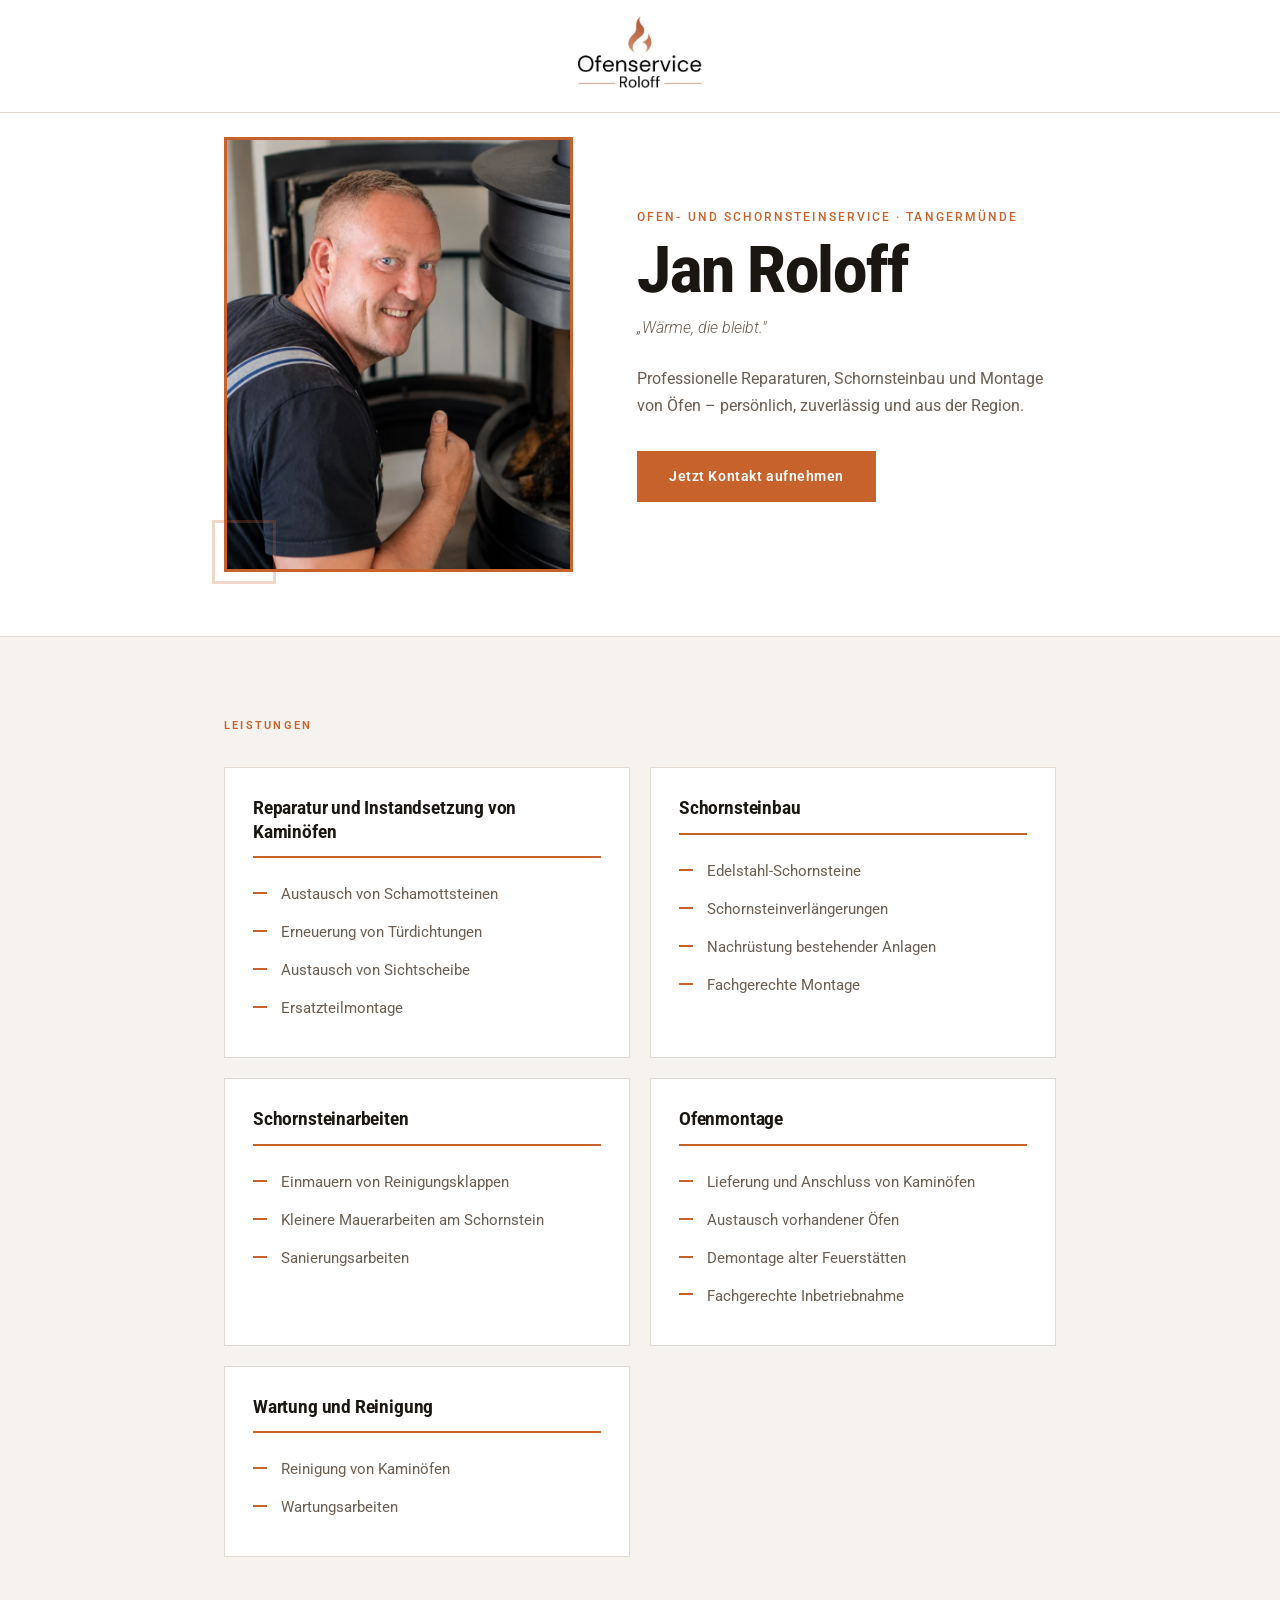
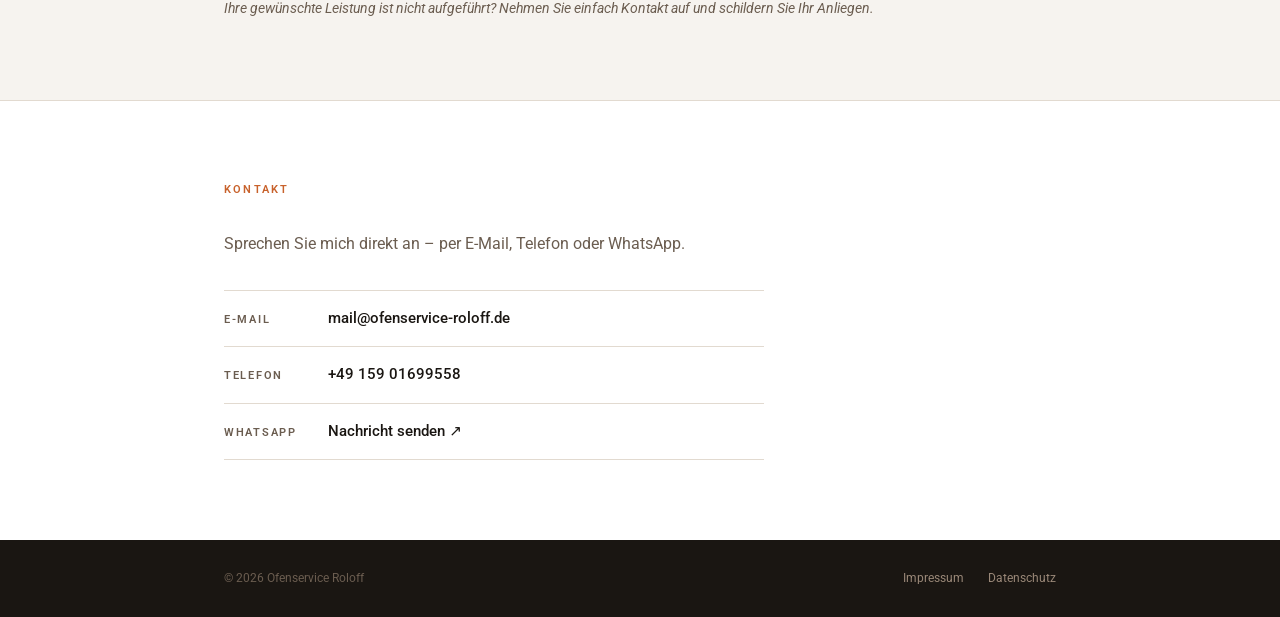
<file: index.html>
<!DOCTYPE html>
<html lang="de">
<head>
  <meta charset="UTF-8">
  <meta name="viewport" content="width=device-width, initial-scale=1.0">

  <!-- Favicons -->
  <link rel="icon" href="/favicon.ico" sizes="any">
  <link rel="icon" type="image/png" sizes="32x32" href="/favicon-32x32.png">
  <link rel="icon" type="image/png" sizes="16x16" href="/favicon-16x16.png">
  <link rel="icon" type="image/webp" href="/favicon.webp">
  <link rel="apple-touch-icon" sizes="180x180" href="/apple-touch-icon.png">
  <link rel="manifest" href="/site.webmanifest">
  <title>Ofenservice Roloff – Ofen- und Schornsteinservice in Tangermünde</title>
  <meta name="description" content="Ofenservice Roloff in Tangermünde: Reparaturen, Edelstahl-Schornsteinbau, Reinigungsarbeiten, Anschluss und Montage von Öfen. Jetzt Kontakt aufnehmen.">
  <meta name="keywords" content="Ofenservice, Ofenbauer, Schornsteinbau, Edelstahlschornstein, Ofenreparatur, Luftheizungsreparatur, Luftheizungsreinigung, Tangermünde, Altmark, Sachsen-Anhalt">
  <meta name="author" content="Jan Roloff">
  <meta name="robots" content="index, follow">
  <meta name="theme-color" content="#C8622C">
  <meta name="geo.region" content="DE-ST">
  <meta name="geo.placename" content="Tangermünde">
  <meta name="geo.position" content="52.5433;11.9726">
  <meta name="ICBM" content="52.5433, 11.9726">
  <link rel="canonical" href="https://ofenservice-roloff.de/">

  <!-- Open Graph / Social Media -->
  <meta property="og:type" content="website">
  <meta property="og:site_name" content="Ofenservice Roloff">
  <meta property="og:url" content="https://ofenservice-roloff.de/">
  <meta property="og:title" content="Ofenservice Roloff – Ofen- und Schornsteinservice in Tangermünde">
  <meta property="og:description" content="Ofenservice Roloff in Tangermünde: Reparaturen, Edelstahl-Schornsteinbau, Reinigungsarbeiten, Anschluss und Montage von Öfen.">
  <meta property="og:locale" content="de_DE">
  <meta property="og:image" content="https://ofenservice-roloff.de/og-image.jpg">
  <meta property="og:image:type" content="image/jpeg">
  <meta property="og:image:width" content="1200">
  <meta property="og:image:height" content="630">
  <meta property="og:image:alt" content="Ofenservice Roloff – Logo">
  <meta name="twitter:card" content="summary_large_image">
  <meta name="twitter:title" content="Ofenservice Roloff – Ofen- und Schornsteinservice in Tangermünde">
  <meta name="twitter:description" content="Reparaturen, Edelstahl-Schornsteinbau, Reinigungsarbeiten, Anschluss und Montage von Öfen in Tangermünde.">
  <meta name="twitter:image" content="https://ofenservice-roloff.de/og-image.jpg">
  <meta name="twitter:image:alt" content="Ofenservice Roloff – Logo">

  <link rel="preload" href="fonts/Roboto-VariableFont_wdth,wght.woff2" as="font" type="font/woff2" crossorigin>
  <link rel="preload" href="portrait.webp" as="image" imagesrcset="portrait-760.webp 760w, portrait.webp 1122w" imagesizes="(max-width: 680px) 100vw, 380px">
  <link rel="stylesheet" href="style.css">

  <!-- Schema.org structured data (LocalBusiness) -->
  <script type="application/ld+json">
  {
    "@context": "https://schema.org",
    "@type": "HomeAndConstructionBusiness",
    "@id": "https://ofenservice-roloff.de/#business",
    "name": "Ofenservice Roloff",
    "legalName": "Ofenservice Roloff – Jan Roloff",
    "description": "Ofen- und Schornsteinservice in Tangermünde: Ofenreparatur, Edelstahl-Schornsteinbau, Reinigungsarbeiten, Reinigungsklappen einmauern, Anschluss und Montage von Öfen sowie Reinigung und Reparatur von Luftheizungen.",
    "url": "https://ofenservice-roloff.de/",
    "email": "mail@ofenservice-roloff.de",
    "telephone": "+4915901699558",
    "priceRange": "€€",
    "image": "https://ofenservice-roloff.de/portrait.webp",
    "logo": "https://ofenservice-roloff.de/logo.webp",
    "founder": {
      "@type": "Person",
      "name": "Jan Roloff",
      "jobTitle": "Ofenbauer und Schornsteintechniker"
    },
    "knowsAbout": [
      "Ofenbau",
      "Edelstahl-Schornsteinbau",
      "Ofenreparatur",
      "Reinigung und Reparatur von Luftheizungen",
      "Anschluss und Montage von Öfen"
    ],
    "address": {
      "@type": "PostalAddress",
      "streetAddress": "Goethestr. 50",
      "addressLocality": "Tangermünde",
      "addressRegion": "Sachsen-Anhalt",
      "postalCode": "39590",
      "addressCountry": "DE"
    },
    "geo": {
      "@type": "GeoCoordinates",
      "latitude": "52.5433",
      "longitude": "11.9726"
    },
    "openingHoursSpecification": [
      {
        "@type": "OpeningHoursSpecification",
        "dayOfWeek": ["Monday", "Tuesday", "Wednesday", "Thursday", "Friday"],
        "opens": "08:00",
        "closes": "17:00"
      }
    ],
    "areaServed": [
      {"@type": "City", "name": "Tangermünde"},
      {"@type": "AdministrativeArea", "name": "Landkreis Stendal"},
      {"@type": "AdministrativeArea", "name": "Altmark"},
      {"@type": "AdministrativeArea", "name": "Sachsen-Anhalt"}
    ],
    "hasOfferCatalog": {
      "@type": "OfferCatalog",
      "name": "Leistungen",
      "itemListElement": [
        {"@type": "Offer", "itemOffered": {"@type": "Service", "name": "Reparatur und Instandsetzung von Kaminöfen"}},
        {"@type": "Offer", "itemOffered": {"@type": "Service", "name": "Schornsteinbau"}},
        {"@type": "Offer", "itemOffered": {"@type": "Service", "name": "Schornsteinarbeiten"}},
        {"@type": "Offer", "itemOffered": {"@type": "Service", "name": "Ofenmontage"}},
        {"@type": "Offer", "itemOffered": {"@type": "Service", "name": "Wartung und Reinigung"}}
      ]
    }
  }
  </script>
</head>
<body>

  <header>
    <div class="container">
      <a href="/" class="logo-link" aria-label="Ofenservice Roloff – Startseite">
        <img src="logo.webp" alt="Ofenservice Roloff" class="site-logo" width="652" height="378">
      </a>
    </div>
  </header>

  <main>

    <section id="hero" aria-label="Willkommen">
      <div class="container">
        <div class="hero-grid">

          <div class="hero-portrait-col">
            <img
              src="portrait.webp"
              srcset="portrait-760.webp 760w, portrait.webp 1122w"
              sizes="(max-width: 680px) 100vw, 380px"
              alt="Jan Roloff, Inhaber von Ofenservice Roloff"
              class="hero-portrait"
              fetchpriority="high"
            >
          </div>

          <div class="hero-content-col">
            <span class="eyebrow">Ofen- und Schornsteinservice · Tangermünde</span>
            <h1>Jan Roloff</h1>
            <p class="tagline">„Wärme, die bleibt."</p>
            <p class="hero-desc">Professionelle Reparaturen, Schornsteinbau und Montage von Öfen – persönlich, zuverlässig und aus der Region.</p>
            <a href="#kontakt" class="btn-primary">Jetzt Kontakt aufnehmen</a>
          </div>

        </div>
      </div>
    </section>

    <section id="leistungen" aria-labelledby="leistungen-heading">
      <div class="container">
        <h2 class="section-label" id="leistungen-heading">Leistungen</h2>
        <div class="service-groups">

          <article class="service-group">
            <h3 class="service-group__title">Reparatur und Instandsetzung von Kaminöfen</h3>
            <ul role="list">
              <li>Austausch von Schamottsteinen</li>
              <li>Erneuerung von Türdichtungen</li>
              <li>Austausch von Sichtscheibe</li>
              <li>Ersatzteilmontage</li>
            </ul>
          </article>

          <article class="service-group">
            <h3 class="service-group__title">Schornsteinbau</h3>
            <ul role="list">
              <li>Edelstahl-Schornsteine</li>
              <li>Schornsteinverlängerungen</li>
              <li>Nachrüstung bestehender Anlagen</li>
              <li>Fachgerechte Montage</li>
            </ul>
          </article>

          <article class="service-group">
            <h3 class="service-group__title">Schornsteinarbeiten</h3>
            <ul role="list">
              <li>Einmauern von Reinigungsklappen</li>
              <li>Kleinere Mauerarbeiten am Schornstein</li>
              <li>Sanierungsarbeiten</li>
            </ul>
          </article>

          <article class="service-group">
            <h3 class="service-group__title">Ofenmontage</h3>
            <ul role="list">
              <li>Lieferung und Anschluss von Kaminöfen</li>
              <li>Austausch vorhandener Öfen</li>
              <li>Demontage alter Feuerstätten</li>
              <li>Fachgerechte Inbetriebnahme</li>
            </ul>
          </article>

          <article class="service-group">
            <h3 class="service-group__title">Wartung und Reinigung</h3>
            <ul role="list">
              <li>Reinigung von Kaminöfen</li>
              <li>Wartungsarbeiten</li>
            </ul>
          </article>

        </div>
        <p class="service-note">Ihre gewünschte Leistung ist nicht aufgeführt? Nehmen Sie einfach Kontakt auf und schildern Sie Ihr Anliegen.</p>
      </div>
    </section>

    <section id="kontakt" aria-labelledby="kontakt-heading">
      <div class="container">
        <h2 class="section-label" id="kontakt-heading">Kontakt</h2>
        <p class="kontakt-intro">Sprechen Sie mich direkt an – per E-Mail, Telefon oder WhatsApp.</p>
        <address class="kontakt-channels">
          <a href="mailto:mail@ofenservice-roloff.de?subject=Anfrage%20Ofenservice%20Roloff" class="kontakt-row kontakt-row--link">
            <span class="kontakt-type">E-Mail</span>
            <span class="kontakt-val">mail@ofenservice-roloff.de</span>
          </a>
          <a href="tel:+4915901699558" class="kontakt-row kontakt-row--link">
            <span class="kontakt-type">Telefon</span>
            <span class="kontakt-val">+49 159 01699558</span>
          </a>
          <a href="https://wa.me/4915901699558?text=Hallo%2C%20ich%20interessiere%20mich%20f%C3%BCr%20Ihre%20Leistungen%20und%20habe%20folgende%20Anfrage%3A%20" class="kontakt-row kontakt-row--link" target="_blank" rel="noopener noreferrer">
            <span class="kontakt-type">WhatsApp</span>
            <span class="kontakt-val">Nachricht senden ↗</span>
          </a>
        </address>
      </div>
    </section>

  </main>

  <footer>
    <div class="container footer-inner">
      <span>&copy; <script>document.write(new Date().getFullYear())</script> Ofenservice Roloff</span>
      <nav aria-label="Rechtliche Links">
        <a href="/impressum.html">Impressum</a>
        <a href="/datenschutz.html">Datenschutz</a>
      </nav>
    </div>
  </footer>

</body>
</html>
</file>
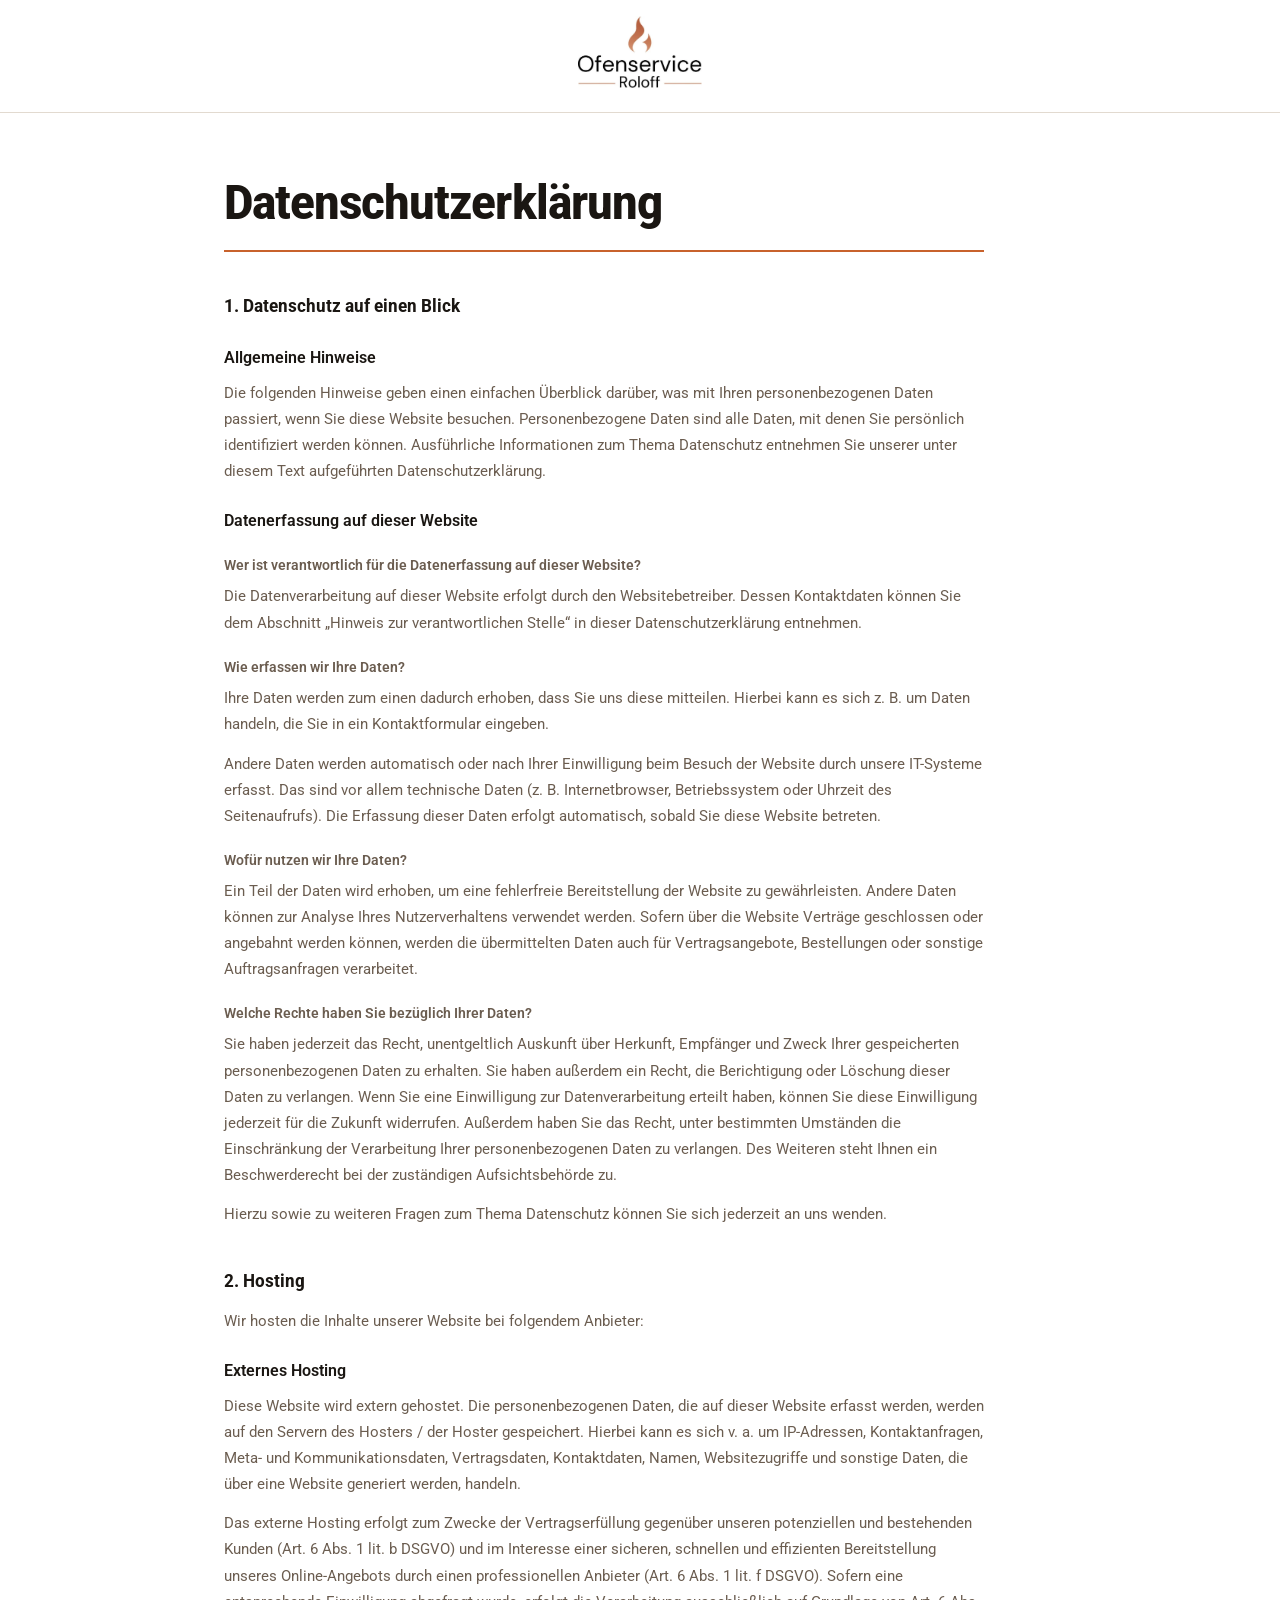
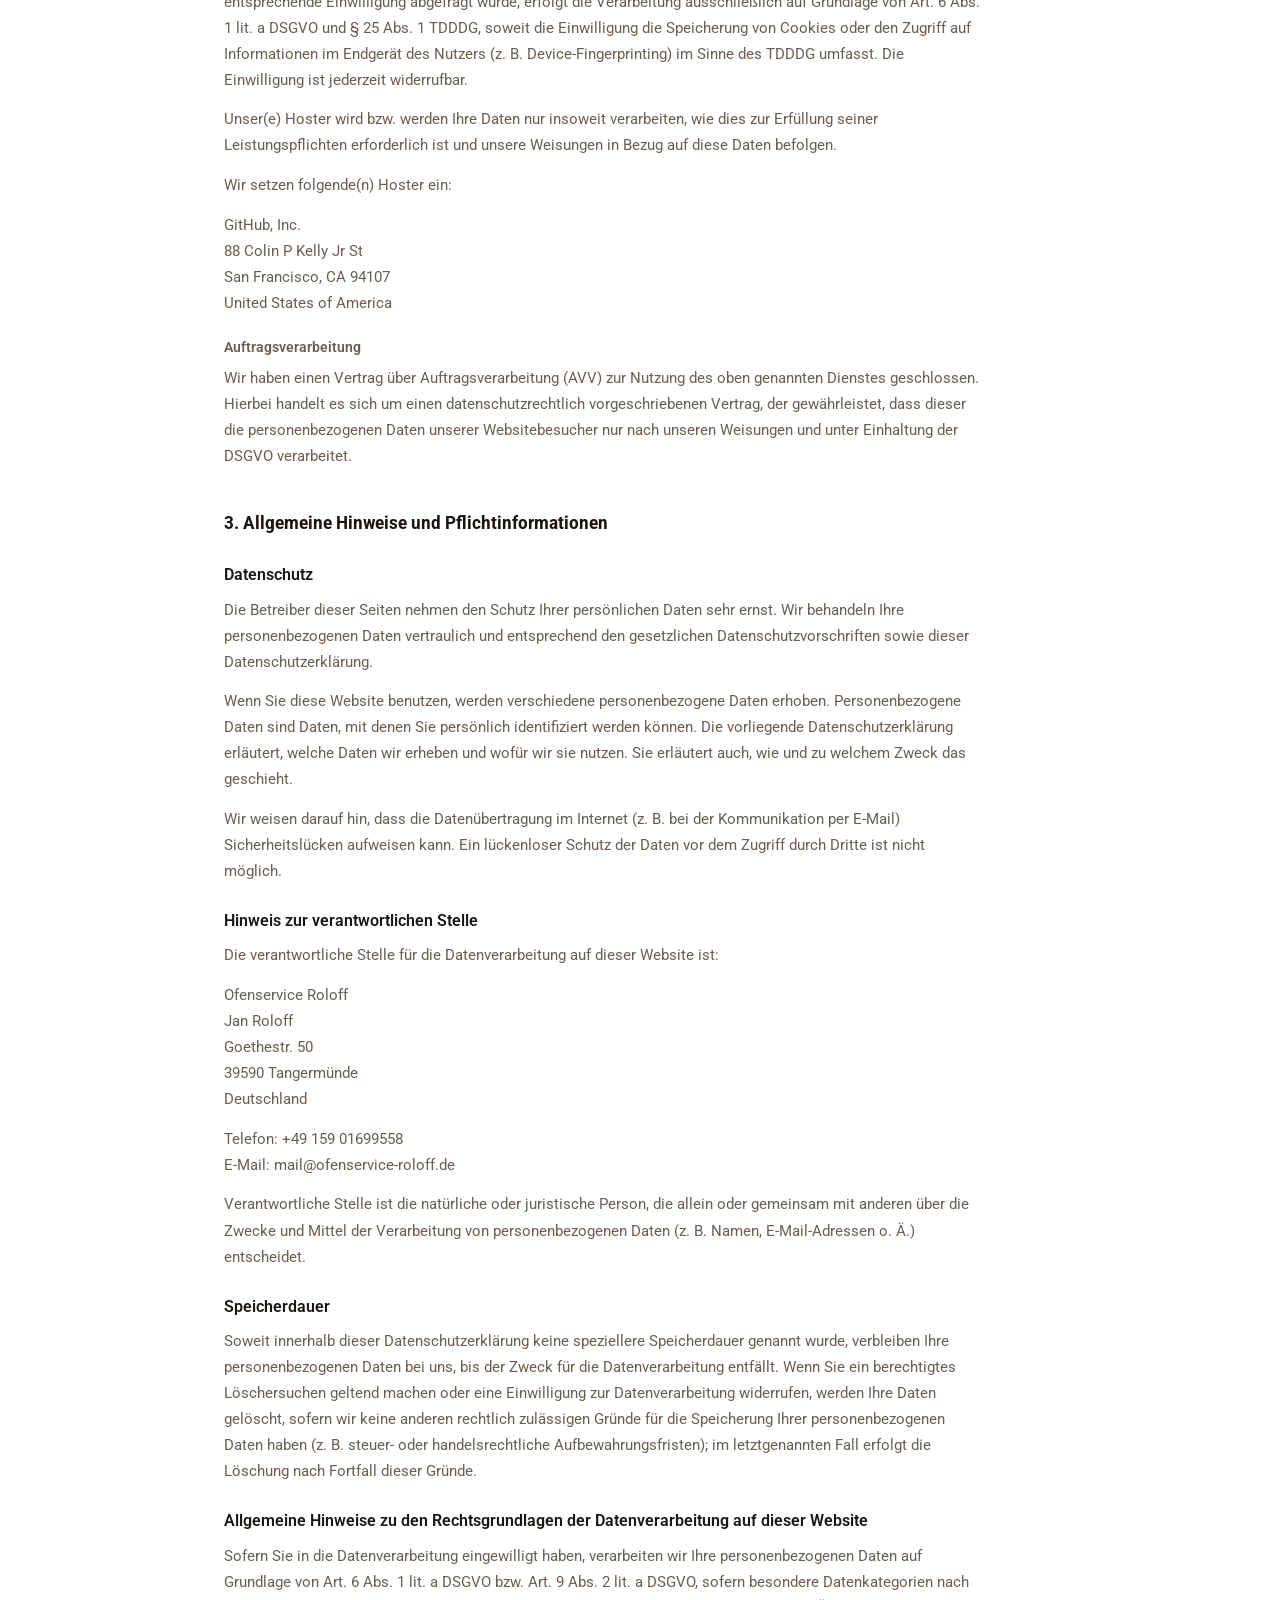
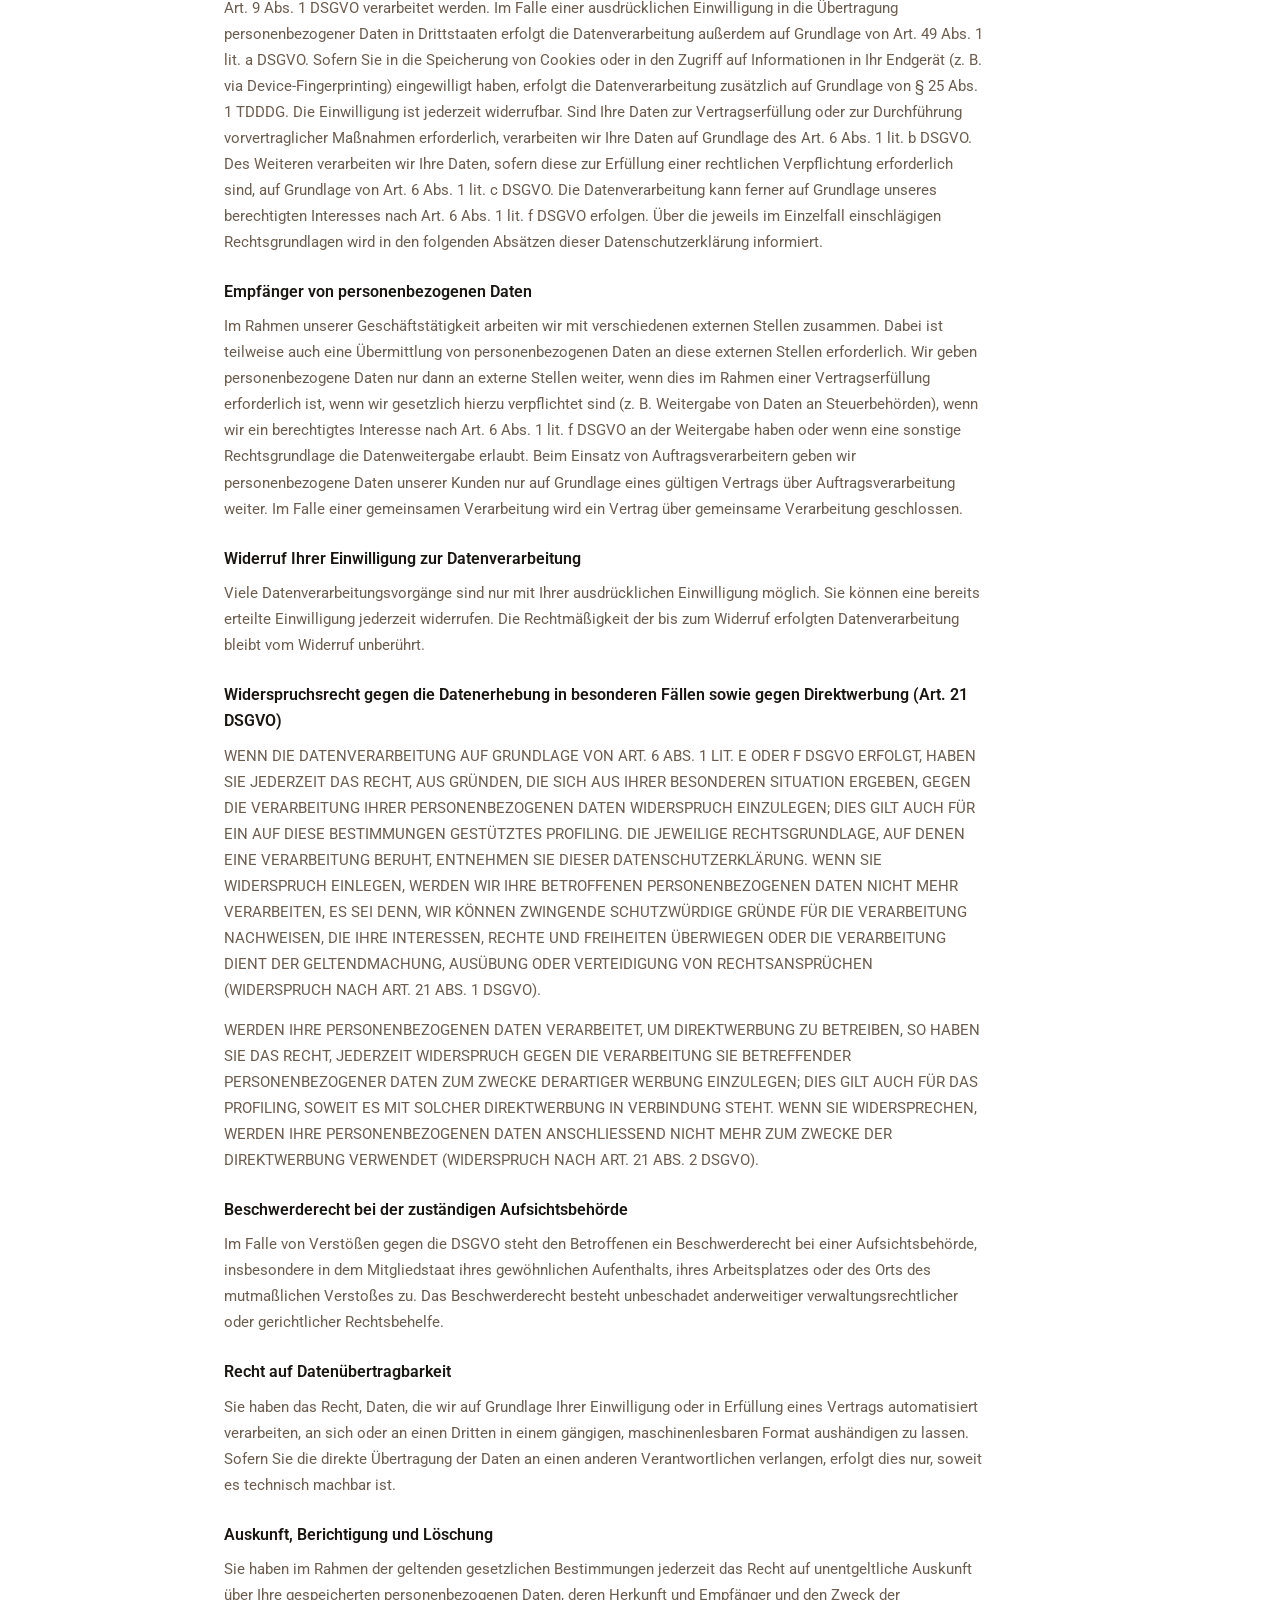
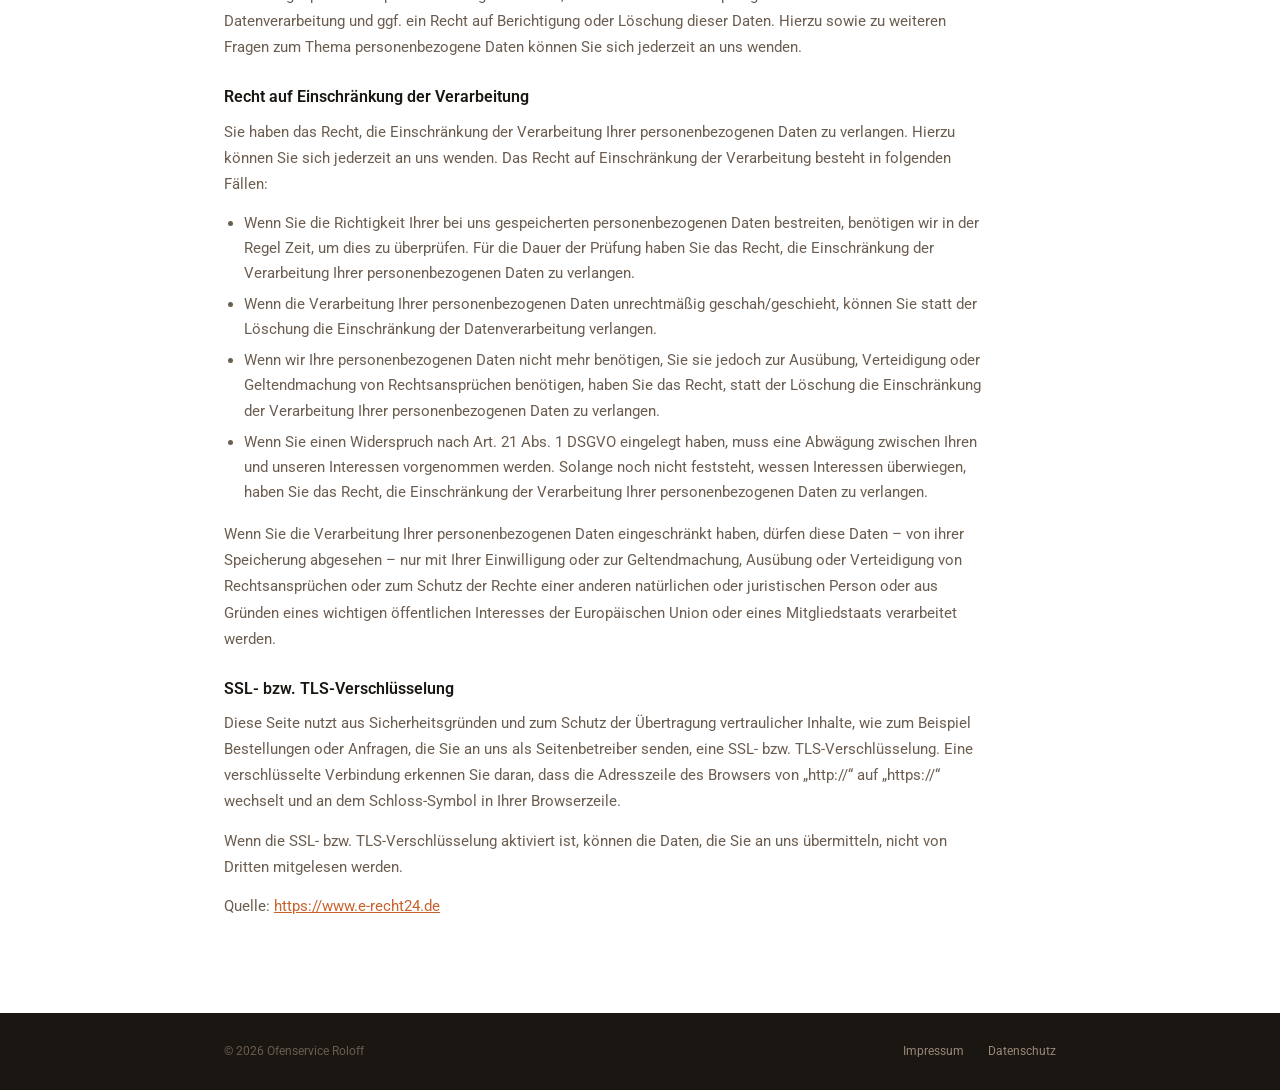
<file: datenschutz.html>
<!DOCTYPE html>
<html lang="de">
<head>
  <meta charset="UTF-8">
  <meta name="viewport" content="width=device-width, initial-scale=1.0">

  <!-- Favicons -->
  <link rel="icon" href="/favicon.ico" sizes="any">
  <link rel="icon" type="image/png" sizes="32x32" href="/favicon-32x32.png">
  <link rel="icon" type="image/png" sizes="16x16" href="/favicon-16x16.png">
  <link rel="icon" type="image/webp" href="/favicon.webp">
  <link rel="apple-touch-icon" sizes="180x180" href="/apple-touch-icon.png">
  <link rel="manifest" href="/site.webmanifest">
  <title>Datenschutzerklärung – Ofenservice Roloff</title>
  <meta name="description" content="Datenschutzerklärung von Ofenservice Roloff nach DSGVO.">
  <meta name="robots" content="noindex, follow">
  <link rel="canonical" href="https://ofenservice-roloff.de/datenschutz.html">

  <!-- Open Graph / Social Media -->
  <meta property="og:type" content="website">
  <meta property="og:site_name" content="Ofenservice Roloff">
  <meta property="og:url" content="https://ofenservice-roloff.de/datenschutz.html">
  <meta property="og:title" content="Datenschutzerklärung – Ofenservice Roloff">
  <meta property="og:description" content="Datenschutzerklärung von Ofenservice Roloff nach DSGVO.">
  <meta property="og:locale" content="de_DE">
  <meta property="og:image" content="https://ofenservice-roloff.de/og-image.jpg">
  <meta property="og:image:type" content="image/jpeg">
  <meta property="og:image:width" content="1200">
  <meta property="og:image:height" content="630">
  <meta property="og:image:alt" content="Ofenservice Roloff – Logo">
  <meta name="twitter:card" content="summary_large_image">
  <meta name="twitter:title" content="Datenschutzerklärung – Ofenservice Roloff">
  <meta name="twitter:description" content="Datenschutzerklärung von Ofenservice Roloff nach DSGVO.">
  <meta name="twitter:image" content="https://ofenservice-roloff.de/og-image.jpg">
  <meta name="twitter:image:alt" content="Ofenservice Roloff – Logo">

  <link rel="preload" href="fonts/Roboto-VariableFont_wdth,wght.woff2" as="font" type="font/woff2" crossorigin>
  <link rel="stylesheet" href="style.css">
</head>
<body>

  <header>
    <div class="container">
      <a href="/" class="logo-link" aria-label="Ofenservice Roloff – Startseite">
        <img src="logo.webp" alt="Ofenservice Roloff" class="site-logo" width="652" height="378">
      </a>
    </div>
  </header>

  <main>
    <div class="container">
      <div class="page-content">
        <h1>Datenschutz&shy;erkl&auml;rung</h1>
<h2>1. Datenschutz auf einen Blick</h2>
<h3>Allgemeine Hinweise</h3> <p>Die folgenden Hinweise geben einen einfachen &Uuml;berblick dar&uuml;ber, was mit Ihren personenbezogenen Daten passiert, wenn Sie diese Website besuchen. Personenbezogene Daten sind alle Daten, mit denen Sie pers&ouml;nlich identifiziert werden k&ouml;nnen. Ausf&uuml;hrliche Informationen zum Thema Datenschutz entnehmen Sie unserer unter diesem Text aufgef&uuml;hrten Datenschutzerkl&auml;rung.</p>
<h3>Datenerfassung auf dieser Website</h3> <h4>Wer ist verantwortlich f&uuml;r die Datenerfassung auf dieser Website?</h4> <p>Die Datenverarbeitung auf dieser Website erfolgt durch den Websitebetreiber. Dessen Kontaktdaten k&ouml;nnen Sie dem Abschnitt &bdquo;Hinweis zur verantwortlichen Stelle&ldquo; in dieser Datenschutzerkl&auml;rung entnehmen.</p> <h4>Wie erfassen wir Ihre Daten?</h4> <p>Ihre Daten werden zum einen dadurch erhoben, dass Sie uns diese mitteilen. Hierbei kann es sich z.&nbsp;B. um Daten handeln, die Sie in ein Kontaktformular eingeben.</p> <p>Andere Daten werden automatisch oder nach Ihrer Einwilligung beim Besuch der Website durch unsere IT-Systeme erfasst. Das sind vor allem technische Daten (z.&nbsp;B. Internetbrowser, Betriebssystem oder Uhrzeit des Seitenaufrufs). Die Erfassung dieser Daten erfolgt automatisch, sobald Sie diese Website betreten.</p> <h4>Wof&uuml;r nutzen wir Ihre Daten?</h4> <p>Ein Teil der Daten wird erhoben, um eine fehlerfreie Bereitstellung der Website zu gew&auml;hrleisten. Andere Daten k&ouml;nnen zur Analyse Ihres Nutzerverhaltens verwendet werden. Sofern &uuml;ber die Website Vertr&auml;ge geschlossen oder angebahnt werden k&ouml;nnen, werden die &uuml;bermittelten Daten auch f&uuml;r Vertragsangebote, Bestellungen oder sonstige Auftragsanfragen verarbeitet.</p> <h4>Welche Rechte haben Sie bez&uuml;glich Ihrer Daten?</h4> <p>Sie haben jederzeit das Recht, unentgeltlich Auskunft &uuml;ber Herkunft, Empf&auml;nger und Zweck Ihrer gespeicherten personenbezogenen Daten zu erhalten. Sie haben au&szlig;erdem ein Recht, die Berichtigung oder L&ouml;schung dieser Daten zu verlangen. Wenn Sie eine Einwilligung zur Datenverarbeitung erteilt haben, k&ouml;nnen Sie diese Einwilligung jederzeit f&uuml;r die Zukunft widerrufen. Au&szlig;erdem haben Sie das Recht, unter bestimmten Umst&auml;nden die Einschr&auml;nkung der Verarbeitung Ihrer personenbezogenen Daten zu verlangen. Des Weiteren steht Ihnen ein Beschwerderecht bei der zust&auml;ndigen Aufsichtsbeh&ouml;rde zu.</p> <p>Hierzu sowie zu weiteren Fragen zum Thema Datenschutz k&ouml;nnen Sie sich jederzeit an uns wenden.</p>
<h2>2. Hosting</h2>
<p>Wir hosten die Inhalte unserer Website bei folgendem Anbieter:</p>
<h3>Externes Hosting</h3> <p>Diese Website wird extern gehostet. Die personenbezogenen Daten, die auf dieser Website erfasst werden, werden auf den Servern des Hosters / der Hoster gespeichert. Hierbei kann es sich v.&nbsp;a. um IP-Adressen, Kontaktanfragen, Meta- und Kommunikationsdaten, Vertragsdaten, Kontaktdaten, Namen, Websitezugriffe und sonstige Daten, die &uuml;ber eine Website generiert werden, handeln.</p> <p>Das externe Hosting erfolgt zum Zwecke der Vertragserf&uuml;llung gegen&uuml;ber unseren potenziellen und bestehenden Kunden (Art. 6 Abs. 1 lit. b DSGVO) und im Interesse einer sicheren, schnellen und effizienten Bereitstellung unseres Online-Angebots durch einen professionellen Anbieter (Art. 6 Abs. 1 lit. f DSGVO). Sofern eine entsprechende Einwilligung abgefragt wurde, erfolgt die Verarbeitung ausschlie&szlig;lich auf Grundlage von Art. 6 Abs. 1 lit. a DSGVO und &sect; 25 Abs. 1 TDDDG, soweit die Einwilligung die Speicherung von Cookies oder den Zugriff auf Informationen im Endger&auml;t des Nutzers (z.&nbsp;B. Device-Fingerprinting) im Sinne des TDDDG umfasst. Die Einwilligung ist jederzeit widerrufbar.</p> <p>Unser(e) Hoster wird bzw. werden Ihre Daten nur insoweit verarbeiten, wie dies zur Erf&uuml;llung seiner Leistungspflichten erforderlich ist und unsere Weisungen in Bezug auf diese Daten befolgen.</p> <p>Wir setzen folgende(n) Hoster ein:</p>
<p>GitHub, Inc.<br />
88 Colin P Kelly Jr St<br />
San Francisco, CA 94107<br />
United States of America</p>
<h4>Auftragsverarbeitung</h4> <p>Wir haben einen Vertrag &uuml;ber Auftragsverarbeitung (AVV) zur Nutzung des oben genannten Dienstes geschlossen. Hierbei handelt es sich um einen datenschutzrechtlich vorgeschriebenen Vertrag, der gew&auml;hrleistet, dass dieser die personenbezogenen Daten unserer Websitebesucher nur nach unseren Weisungen und unter Einhaltung der DSGVO verarbeitet.</p>
<h2>3. Allgemeine Hinweise und Pflicht&shy;informationen</h2>
<h3>Datenschutz</h3> <p>Die Betreiber dieser Seiten nehmen den Schutz Ihrer pers&ouml;nlichen Daten sehr ernst. Wir behandeln Ihre personenbezogenen Daten vertraulich und entsprechend den gesetzlichen Datenschutzvorschriften sowie dieser Datenschutzerkl&auml;rung.</p> <p>Wenn Sie diese Website benutzen, werden verschiedene personenbezogene Daten erhoben. Personenbezogene Daten sind Daten, mit denen Sie pers&ouml;nlich identifiziert werden k&ouml;nnen. Die vorliegende Datenschutzerkl&auml;rung erl&auml;utert, welche Daten wir erheben und wof&uuml;r wir sie nutzen. Sie erl&auml;utert auch, wie und zu welchem Zweck das geschieht.</p> <p>Wir weisen darauf hin, dass die Daten&uuml;bertragung im Internet (z.&nbsp;B. bei der Kommunikation per E-Mail) Sicherheitsl&uuml;cken aufweisen kann. Ein l&uuml;ckenloser Schutz der Daten vor dem Zugriff durch Dritte ist nicht m&ouml;glich.</p>
<h3>Hinweis zur verantwortlichen Stelle</h3> <p>Die verantwortliche Stelle f&uuml;r die Datenverarbeitung auf dieser Website ist:</p> <p>Ofenservice Roloff<br />
Jan Roloff<br />
Goethestr. 50<br />
39590 Tangerm&uuml;nde<br />
Deutschland</p>
<p>Telefon: +49 159 01699558<br />
E-Mail: mail@ofenservice-roloff.de</p>
<p>Verantwortliche Stelle ist die nat&uuml;rliche oder juristische Person, die allein oder gemeinsam mit anderen &uuml;ber die Zwecke und Mittel der Verarbeitung von personenbezogenen Daten (z.&nbsp;B. Namen, E-Mail-Adressen o. &Auml;.) entscheidet.</p>
<h3>Speicherdauer</h3> <p>Soweit innerhalb dieser Datenschutzerkl&auml;rung keine speziellere Speicherdauer genannt wurde, verbleiben Ihre personenbezogenen Daten bei uns, bis der Zweck f&uuml;r die Datenverarbeitung entf&auml;llt. Wenn Sie ein berechtigtes L&ouml;schersuchen geltend machen oder eine Einwilligung zur Datenverarbeitung widerrufen, werden Ihre Daten gel&ouml;scht, sofern wir keine anderen rechtlich zul&auml;ssigen Gr&uuml;nde f&uuml;r die Speicherung Ihrer personenbezogenen Daten haben (z.&nbsp;B. steuer- oder handelsrechtliche Aufbewahrungsfristen); im letztgenannten Fall erfolgt die L&ouml;schung nach Fortfall dieser Gr&uuml;nde.</p>
<h3>Allgemeine Hinweise zu den Rechtsgrundlagen der Datenverarbeitung auf dieser Website</h3> <p>Sofern Sie in die Datenverarbeitung eingewilligt haben, verarbeiten wir Ihre personenbezogenen Daten auf Grundlage von Art. 6 Abs. 1 lit. a DSGVO bzw. Art. 9 Abs. 2 lit. a DSGVO, sofern besondere Datenkategorien nach Art. 9 Abs. 1 DSGVO verarbeitet werden. Im Falle einer ausdr&uuml;cklichen Einwilligung in die &Uuml;bertragung personenbezogener Daten in Drittstaaten erfolgt die Datenverarbeitung au&szlig;erdem auf Grundlage von Art. 49 Abs. 1 lit. a DSGVO. Sofern Sie in die Speicherung von Cookies oder in den Zugriff auf Informationen in Ihr Endger&auml;t (z.&nbsp;B. via Device-Fingerprinting) eingewilligt haben, erfolgt die Datenverarbeitung zus&auml;tzlich auf Grundlage von &sect; 25 Abs. 1 TDDDG. Die Einwilligung ist jederzeit widerrufbar. Sind Ihre Daten zur Vertragserf&uuml;llung oder zur Durchf&uuml;hrung vorvertraglicher Ma&szlig;nahmen erforderlich, verarbeiten wir Ihre Daten auf Grundlage des Art. 6 Abs. 1 lit. b DSGVO. Des Weiteren verarbeiten wir Ihre Daten, sofern diese zur Erf&uuml;llung einer rechtlichen Verpflichtung erforderlich sind, auf Grundlage von Art. 6 Abs. 1 lit. c DSGVO. Die Datenverarbeitung kann ferner auf Grundlage unseres berechtigten Interesses nach Art. 6 Abs. 1 lit. f DSGVO erfolgen. &Uuml;ber die jeweils im Einzelfall einschl&auml;gigen Rechtsgrundlagen wird in den folgenden Abs&auml;tzen dieser Datenschutzerkl&auml;rung informiert.</p>
<h3>Empf&auml;nger von personenbezogenen Daten</h3> <p>Im Rahmen unserer Gesch&auml;ftst&auml;tigkeit arbeiten wir mit verschiedenen externen Stellen zusammen. Dabei ist teilweise auch eine &Uuml;bermittlung von personenbezogenen Daten an diese externen Stellen erforderlich. Wir geben personenbezogene Daten nur dann an externe Stellen weiter, wenn dies im Rahmen einer Vertragserf&uuml;llung erforderlich ist, wenn wir gesetzlich hierzu verpflichtet sind (z.&nbsp;B. Weitergabe von Daten an Steuerbeh&ouml;rden), wenn wir ein berechtigtes Interesse nach Art. 6 Abs. 1 lit. f DSGVO an der Weitergabe haben oder wenn eine sonstige Rechtsgrundlage die Datenweitergabe erlaubt. Beim Einsatz von Auftragsverarbeitern geben wir personenbezogene Daten unserer Kunden nur auf Grundlage eines g&uuml;ltigen Vertrags &uuml;ber Auftragsverarbeitung weiter. Im Falle einer gemeinsamen Verarbeitung wird ein Vertrag &uuml;ber gemeinsame Verarbeitung geschlossen.</p>
<h3>Widerruf Ihrer Einwilligung zur Datenverarbeitung</h3> <p>Viele Datenverarbeitungsvorg&auml;nge sind nur mit Ihrer ausdr&uuml;cklichen Einwilligung m&ouml;glich. Sie k&ouml;nnen eine bereits erteilte Einwilligung jederzeit widerrufen. Die Rechtm&auml;&szlig;igkeit der bis zum Widerruf erfolgten Datenverarbeitung bleibt vom Widerruf unber&uuml;hrt.</p>
<h3>Widerspruchsrecht gegen die Datenerhebung in besonderen F&auml;llen sowie gegen Direktwerbung (Art. 21 DSGVO)</h3> <p>WENN DIE DATENVERARBEITUNG AUF GRUNDLAGE VON ART. 6 ABS. 1 LIT. E ODER F DSGVO ERFOLGT, HABEN SIE JEDERZEIT DAS RECHT, AUS GR&Uuml;NDEN, DIE SICH AUS IHRER BESONDEREN SITUATION ERGEBEN, GEGEN DIE VERARBEITUNG IHRER PERSONENBEZOGENEN DATEN WIDERSPRUCH EINZULEGEN; DIES GILT AUCH F&Uuml;R EIN AUF DIESE BESTIMMUNGEN GEST&Uuml;TZTES PROFILING. DIE JEWEILIGE RECHTSGRUNDLAGE, AUF DENEN EINE VERARBEITUNG BERUHT, ENTNEHMEN SIE DIESER DATENSCHUTZERKL&Auml;RUNG. WENN SIE WIDERSPRUCH EINLEGEN, WERDEN WIR IHRE BETROFFENEN PERSONENBEZOGENEN DATEN NICHT MEHR VERARBEITEN, ES SEI DENN, WIR K&Ouml;NNEN ZWINGENDE SCHUTZW&Uuml;RDIGE GR&Uuml;NDE F&Uuml;R DIE VERARBEITUNG NACHWEISEN, DIE IHRE INTERESSEN, RECHTE UND FREIHEITEN &Uuml;BERWIEGEN ODER DIE VERARBEITUNG DIENT DER GELTENDMACHUNG, AUS&Uuml;BUNG ODER VERTEIDIGUNG VON RECHTSANSPR&Uuml;CHEN (WIDERSPRUCH NACH ART. 21 ABS. 1 DSGVO).</p> <p>WERDEN IHRE PERSONENBEZOGENEN DATEN VERARBEITET, UM DIREKTWERBUNG ZU BETREIBEN, SO HABEN SIE DAS RECHT, JEDERZEIT WIDERSPRUCH GEGEN DIE VERARBEITUNG SIE BETREFFENDER PERSONENBEZOGENER DATEN ZUM ZWECKE DERARTIGER WERBUNG EINZULEGEN; DIES GILT AUCH F&Uuml;R DAS PROFILING, SOWEIT ES MIT SOLCHER DIREKTWERBUNG IN VERBINDUNG STEHT. WENN SIE WIDERSPRECHEN, WERDEN IHRE PERSONENBEZOGENEN DATEN ANSCHLIESSEND NICHT MEHR ZUM ZWECKE DER DIREKTWERBUNG VERWENDET (WIDERSPRUCH NACH ART. 21 ABS. 2 DSGVO).</p>
<h3>Beschwerde&shy;recht bei der zust&auml;ndigen Aufsichts&shy;beh&ouml;rde</h3> <p>Im Falle von Verst&ouml;&szlig;en gegen die DSGVO steht den Betroffenen ein Beschwerderecht bei einer Aufsichtsbeh&ouml;rde, insbesondere in dem Mitgliedstaat ihres gew&ouml;hnlichen Aufenthalts, ihres Arbeitsplatzes oder des Orts des mutma&szlig;lichen Versto&szlig;es zu. Das Beschwerderecht besteht unbeschadet anderweitiger verwaltungsrechtlicher oder gerichtlicher Rechtsbehelfe.</p>
<h3>Recht auf Daten&shy;&uuml;bertrag&shy;barkeit</h3> <p>Sie haben das Recht, Daten, die wir auf Grundlage Ihrer Einwilligung oder in Erf&uuml;llung eines Vertrags automatisiert verarbeiten, an sich oder an einen Dritten in einem g&auml;ngigen, maschinenlesbaren Format aush&auml;ndigen zu lassen. Sofern Sie die direkte &Uuml;bertragung der Daten an einen anderen Verantwortlichen verlangen, erfolgt dies nur, soweit es technisch machbar ist.</p>
<h3>Auskunft, Berichtigung und L&ouml;schung</h3> <p>Sie haben im Rahmen der geltenden gesetzlichen Bestimmungen jederzeit das Recht auf unentgeltliche Auskunft &uuml;ber Ihre gespeicherten personenbezogenen Daten, deren Herkunft und Empf&auml;nger und den Zweck der Datenverarbeitung und ggf. ein Recht auf Berichtigung oder L&ouml;schung dieser Daten. Hierzu sowie zu weiteren Fragen zum Thema personenbezogene Daten k&ouml;nnen Sie sich jederzeit an uns wenden.</p>
<h3>Recht auf Einschr&auml;nkung der Verarbeitung</h3> <p>Sie haben das Recht, die Einschr&auml;nkung der Verarbeitung Ihrer personenbezogenen Daten zu verlangen. Hierzu k&ouml;nnen Sie sich jederzeit an uns wenden. Das Recht auf Einschr&auml;nkung der Verarbeitung besteht in folgenden F&auml;llen:</p> <ul> <li>Wenn Sie die Richtigkeit Ihrer bei uns gespeicherten personenbezogenen Daten bestreiten, ben&ouml;tigen wir in der Regel Zeit, um dies zu &uuml;berpr&uuml;fen. F&uuml;r die Dauer der Pr&uuml;fung haben Sie das Recht, die Einschr&auml;nkung der Verarbeitung Ihrer personenbezogenen Daten zu verlangen.</li> <li>Wenn die Verarbeitung Ihrer personenbezogenen Daten unrechtm&auml;&szlig;ig geschah/geschieht, k&ouml;nnen Sie statt der L&ouml;schung die Einschr&auml;nkung der Datenverarbeitung verlangen.</li> <li>Wenn wir Ihre personenbezogenen Daten nicht mehr ben&ouml;tigen, Sie sie jedoch zur Aus&uuml;bung, Verteidigung oder Geltendmachung von Rechtsanspr&uuml;chen ben&ouml;tigen, haben Sie das Recht, statt der L&ouml;schung die Einschr&auml;nkung der Verarbeitung Ihrer personenbezogenen Daten zu verlangen.</li> <li>Wenn Sie einen Widerspruch nach Art. 21 Abs. 1 DSGVO eingelegt haben, muss eine Abw&auml;gung zwischen Ihren und unseren Interessen vorgenommen werden. Solange noch nicht feststeht, wessen Interessen &uuml;berwiegen, haben Sie das Recht, die Einschr&auml;nkung der Verarbeitung Ihrer personenbezogenen Daten zu verlangen.</li> </ul> <p>Wenn Sie die Verarbeitung Ihrer personenbezogenen Daten eingeschr&auml;nkt haben, d&uuml;rfen diese Daten &ndash; von ihrer Speicherung abgesehen &ndash; nur mit Ihrer Einwilligung oder zur Geltendmachung, Aus&uuml;bung oder Verteidigung von Rechtsanspr&uuml;chen oder zum Schutz der Rechte einer anderen nat&uuml;rlichen oder juristischen Person oder aus Gr&uuml;nden eines wichtigen &ouml;ffentlichen Interesses der Europ&auml;ischen Union oder eines Mitgliedstaats verarbeitet werden.</p>
<h3>SSL- bzw. TLS-Verschl&uuml;sselung</h3> <p>Diese Seite nutzt aus Sicherheitsgr&uuml;nden und zum Schutz der &Uuml;bertragung vertraulicher Inhalte, wie zum Beispiel Bestellungen oder Anfragen, die Sie an uns als Seitenbetreiber senden, eine SSL- bzw. TLS-Verschl&uuml;sselung. Eine verschl&uuml;sselte Verbindung erkennen Sie daran, dass die Adresszeile des Browsers von &bdquo;http://&ldquo; auf &bdquo;https://&ldquo; wechselt und an dem Schloss-Symbol in Ihrer Browserzeile.</p> <p>Wenn die SSL- bzw. TLS-Verschl&uuml;sselung aktiviert ist, k&ouml;nnen die Daten, die Sie an uns &uuml;bermitteln, nicht von Dritten mitgelesen werden.</p>
<p>Quelle: <a href="https://www.e-recht24.de">https://www.e-recht24.de</a></p>
      </div>
    </div>
  </main>

  <footer>
    <div class="container footer-inner">
      <span>&copy; <script>document.write(new Date().getFullYear())</script> Ofenservice Roloff</span>
      <nav aria-label="Rechtliche Links">
        <a href="/impressum.html">Impressum</a>
        <a href="/datenschutz.html" aria-current="page">Datenschutz</a>
      </nav>
    </div>
  </footer>

</body>
</html>
</file>
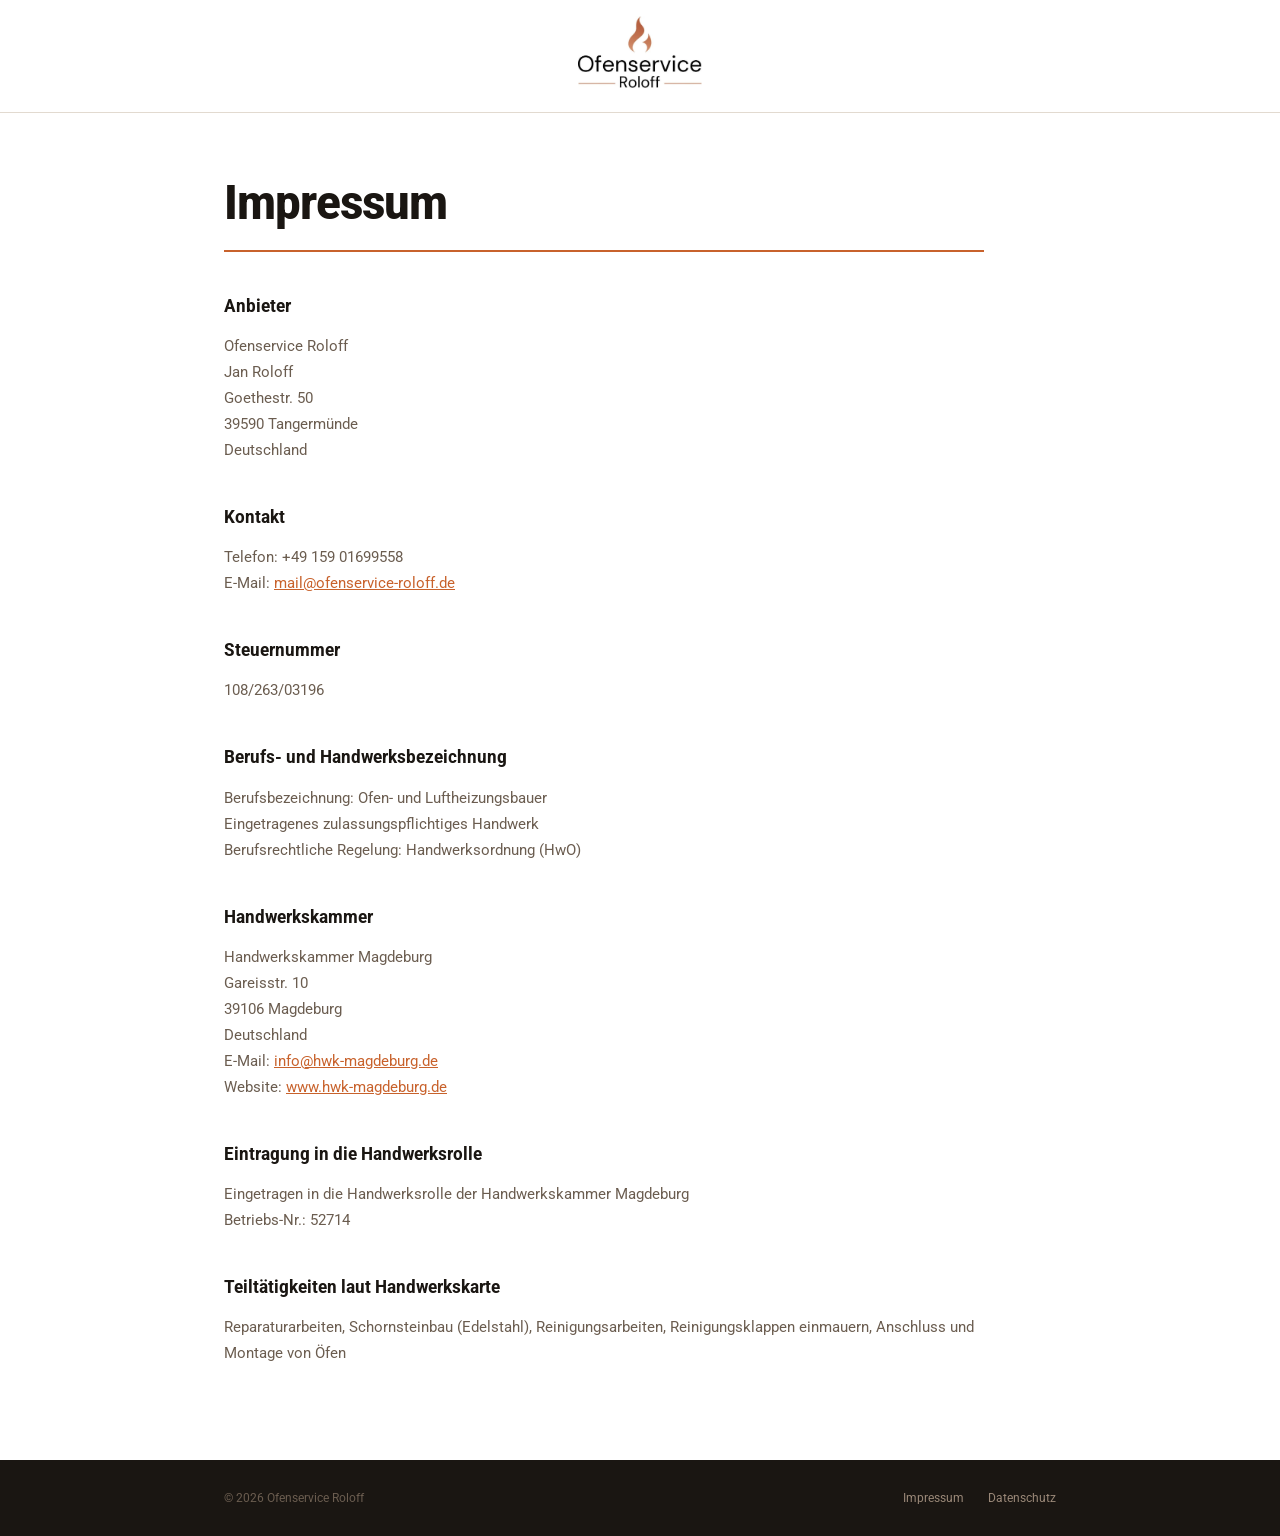
<file: impressum.html>
<!DOCTYPE html>
<html lang="de">
<head>
  <meta charset="UTF-8">
  <meta name="viewport" content="width=device-width, initial-scale=1.0">

  <!-- Favicons -->
  <link rel="icon" href="/favicon.ico" sizes="any">
  <link rel="icon" type="image/png" sizes="32x32" href="/favicon-32x32.png">
  <link rel="icon" type="image/png" sizes="16x16" href="/favicon-16x16.png">
  <link rel="icon" type="image/webp" href="/favicon.webp">
  <link rel="apple-touch-icon" sizes="180x180" href="/apple-touch-icon.png">
  <link rel="manifest" href="/site.webmanifest">
  <title>Impressum – Ofenservice Roloff</title>
  <meta name="description" content="Impressum von Ofenservice Roloff, Jan Roloff, Tangermünde.">
  <meta name="robots" content="noindex, follow">
  <link rel="canonical" href="https://ofenservice-roloff.de/impressum.html">

  <!-- Open Graph / Social Media -->
  <meta property="og:type" content="website">
  <meta property="og:site_name" content="Ofenservice Roloff">
  <meta property="og:url" content="https://ofenservice-roloff.de/impressum.html">
  <meta property="og:title" content="Impressum – Ofenservice Roloff">
  <meta property="og:description" content="Impressum von Ofenservice Roloff, Jan Roloff, Tangermünde.">
  <meta property="og:locale" content="de_DE">
  <meta property="og:image" content="https://ofenservice-roloff.de/og-image.jpg">
  <meta property="og:image:type" content="image/jpeg">
  <meta property="og:image:width" content="1200">
  <meta property="og:image:height" content="630">
  <meta property="og:image:alt" content="Ofenservice Roloff – Logo">
  <meta name="twitter:card" content="summary_large_image">
  <meta name="twitter:title" content="Impressum – Ofenservice Roloff">
  <meta name="twitter:description" content="Impressum von Ofenservice Roloff, Jan Roloff, Tangermünde.">
  <meta name="twitter:image" content="https://ofenservice-roloff.de/og-image.jpg">
  <meta name="twitter:image:alt" content="Ofenservice Roloff – Logo">

  <link rel="preload" href="fonts/Roboto-VariableFont_wdth,wght.woff2" as="font" type="font/woff2" crossorigin>
  <link rel="stylesheet" href="style.css">
</head>
<body>

  <header>
    <div class="container">
      <a href="/" class="logo-link" aria-label="Ofenservice Roloff – Startseite">
        <img src="logo.webp" alt="Ofenservice Roloff" class="site-logo" width="652" height="378">
      </a>
    </div>
  </header>

  <main>
    <div class="container">
      <div class="page-content">
        <h1>Impressum</h1>

        <h2>Anbieter</h2>
        <p>
          Ofenservice Roloff<br>
          Jan Roloff<br>
          Goethestr. 50<br>
          39590 Tangermünde<br>
          Deutschland
        </p>

        <h2>Kontakt</h2>
        <p>
          Telefon: +49 159 01699558<br>
          E-Mail: <a href="mailto:mail@ofenservice-roloff.de">mail@ofenservice-roloff.de</a>
        </p>

        <h2>Steuernummer</h2>
        <p>108/263/03196</p>

        <h2>Berufs- und Handwerksbezeichnung</h2>
        <p>
          Berufsbezeichnung: Ofen- und Luftheizungsbauer<br>
          Eingetragenes zulassungspflichtiges Handwerk<br>
          Berufsrechtliche Regelung: Handwerksordnung (HwO)
        </p>

        <h2>Handwerkskammer</h2>
        <p>
          Handwerkskammer Magdeburg<br>
          Gareisstr. 10<br>
          39106 Magdeburg<br>
          Deutschland<br>
          E-Mail: <a href="mailto:info@hwk-magdeburg.de">info@hwk-magdeburg.de</a><br>
          Website: <a href="https://www.hwk-magdeburg.de" target="_blank" rel="noopener noreferrer">www.hwk-magdeburg.de</a>
        </p>

        <h2>Eintragung in die Handwerksrolle</h2>
        <p>
          Eingetragen in die Handwerksrolle der Handwerkskammer Magdeburg<br>
          Betriebs-Nr.: 52714
        </p>

        <h2>Teiltätigkeiten laut Handwerkskarte</h2>
        <p>Reparaturarbeiten, Schornsteinbau (Edelstahl), Reinigungsarbeiten, Reinigungsklappen einmauern, Anschluss und Montage von Öfen</p>
      </div>
    </div>
  </main>

  <footer>
    <div class="container footer-inner">
      <span>&copy; <script>document.write(new Date().getFullYear())</script> Ofenservice Roloff</span>
      <nav aria-label="Rechtliche Links">
        <a href="/impressum.html" aria-current="page">Impressum</a>
        <a href="/datenschutz.html">Datenschutz</a>
      </nav>
    </div>
  </footer>

</body>
</html>
</file>
<file: style.css>
/* ── Fonts ─────────────────────────────────────────────────── */
@font-face {
  font-family: 'Roboto';
  src: url('fonts/Roboto-VariableFont_wdth,wght.woff2') format('woff2'),
       url('fonts/Roboto-VariableFont_wdth,wght.ttf') format('truetype');
  font-weight: 100 900;
  font-style: normal;
  font-display: swap;
}

@font-face {
  font-family: 'Roboto';
  src: url('fonts/Roboto-Italic-VariableFont_wdth,wght.woff2') format('woff2'),
       url('fonts/Roboto-Italic-VariableFont_wdth,wght.ttf') format('truetype');
  font-weight: 100 900;
  font-style: italic;
  font-display: swap;
}

/* ── Design Tokens ─────────────────────────────────────────── */
:root {
  --white:    #FFFFFF;
  --bg:       #F6F3EF;
  --copper:   #C8622C;
  --text:     #1A1612;
  --muted:    #6B5D50;
  --border:   #E2DAD0;
  --footer-bg:#1A1612;
}

/* ── Reset ─────────────────────────────────────────────────── */
*, *::before, *::after {
  box-sizing: border-box;
  margin: 0;
  padding: 0;
}

html {
  font-size: 16px;
  scroll-behavior: smooth;
}

body {
  font-family: 'Roboto', system-ui, sans-serif;
  font-variation-settings: 'wght' 400, 'wdth' 100;
  background-color: var(--white);
  color: var(--text);
  line-height: 1.65;
  min-height: 100vh;
  display: flex;
  flex-direction: column;
}

/* ── Layout ─────────────────────────────────────────────────── */
.container {
  max-width: 880px;
  margin: 0 auto;
  padding: 0 1.5rem;
}

main {
  flex: 1;
}

/* ── Header ─────────────────────────────────────────────────── */
header {
  background-color: var(--white);
  border-bottom: 1px solid var(--border);
  padding: 1rem 0;
  text-align: center;
}

.logo-link {
  display: inline-block;
  line-height: 0;
}

.logo-link:focus {
  outline: 2px solid var(--copper);
  outline-offset: 4px;
}

.site-logo {
  height: 72px;
  width: auto;
}

/* ── Hero ─────────────────────────────────────────────────── */
#hero {
  background-color: var(--white);
  padding: 1.5rem 0 4rem;
}

.hero-grid {
  display: grid;
  grid-template-columns: 5fr 6fr;
  gap: 4rem;
  align-items: center;
}

.hero-portrait-col {
  position: relative;
}

.hero-portrait {
  display: block;
  width: 100%;
  max-width: 380px;
  border: 3px solid var(--copper);
}

/* Small copper square offset — signature detail */
.hero-portrait-col::after {
  content: '';
  position: absolute;
  bottom: -12px;
  left: -12px;
  width: 64px;
  height: 64px;
  border: 3px solid var(--copper);
  opacity: 0.25;
  pointer-events: none;
}

.eyebrow {
  display: block;
  font-variation-settings: 'wght' 500, 'wdth' 100;
  font-size: 0.72rem;
  letter-spacing: 0.18em;
  text-transform: uppercase;
  color: var(--copper);
  margin-bottom: 0.75rem;
}

h1 {
  font-family: 'Roboto', sans-serif;
  font-variation-settings: 'wght' 800, 'wdth' 90;
  font-size: clamp(2.5rem, 6vw, 4rem);
  line-height: 1.0;
  letter-spacing: -0.02em;
  color: var(--text);
  margin-bottom: 0.75rem;
}

.tagline {
  font-variation-settings: 'wght' 300, 'wdth' 100;
  font-style: italic;
  font-size: 1rem;
  color: var(--muted);
  margin-bottom: 1.5rem;
}

.hero-desc {
  font-variation-settings: 'wght' 400, 'wdth' 100;
  font-size: 1rem;
  color: var(--muted);
  line-height: 1.7;
  margin-bottom: 2rem;
  max-width: 420px;
}

/* ── Button ─────────────────────────────────────────────────── */
.btn-primary {
  display: inline-block;
  background: var(--copper);
  color: #fff;
  text-decoration: none;
  padding: 0.85rem 2rem;
  font-variation-settings: 'wght' 600, 'wdth' 100;
  font-size: 0.88rem;
  letter-spacing: 0.04em;
  border: none;
  transition: background 0.15s ease, transform 0.1s ease;
}

.btn-primary:hover,
.btn-primary:focus {
  background: #ad5226;
  color: #fff;
  transform: translateY(-1px);
  outline: 2px solid var(--copper);
  outline-offset: 3px;
  text-decoration: none;
}

/* ── Section label (h2 styled as small label) ────────────────── */
.section-label {
  display: block;
  font-family: 'Roboto', sans-serif;
  font-variation-settings: 'wght' 600, 'wdth' 100;
  font-size: 0.7rem;
  letter-spacing: 0.2em;
  text-transform: uppercase;
  color: var(--copper);
  margin-bottom: 2rem;
}

/* ── Services ─────────────────────────────────────────────── */
#leistungen {
  background-color: var(--bg);
  padding: 5rem 0;
  border-top: 1px solid var(--border);
  border-bottom: 1px solid var(--border);
}

.service-groups {
  display: grid;
  grid-template-columns: repeat(2, 1fr);
  gap: 1.25rem;
  margin-bottom: 2.5rem;
}

.service-group {
  background-color: var(--white);
  border: 1px solid var(--border);
  padding: 1.75rem 1.75rem 1.85rem;
}

.service-group__title {
  font-family: 'Roboto', sans-serif;
  font-variation-settings: 'wght' 700, 'wdth' 90;
  font-size: 1.12rem;
  line-height: 1.3;
  letter-spacing: -0.01em;
  color: var(--text);
  margin-bottom: 1.1rem;
  padding-bottom: 0.85rem;
  border-bottom: 2px solid var(--copper);
}

.service-group ul {
  list-style: none;
}

.service-group li {
  display: flex;
  align-items: flex-start;
  gap: 0.85rem;
  padding: 0.4rem 0;
  font-variation-settings: 'wght' 400, 'wdth' 100;
  font-size: 0.95rem;
  color: var(--muted);
}

.service-group li::before {
  content: '';
  flex-shrink: 0;
  width: 14px;
  height: 2px;
  background: var(--copper);
  margin-top: 0.62rem;
}

.service-note {
  font-variation-settings: 'wght' 400, 'wdth' 100;
  font-size: 0.88rem;
  font-style: italic;
  color: var(--muted);
  line-height: 1.6;
}

/* ── Contact ─────────────────────────────────────────────── */
#kontakt {
  background-color: var(--white);
  padding: 5rem 0;
}

.kontakt-intro {
  font-variation-settings: 'wght' 400, 'wdth' 100;
  font-size: 1rem;
  color: var(--muted);
  margin-bottom: 2rem;
}

.kontakt-channels {
  max-width: 540px;
  font-style: normal;
}

.kontakt-row {
  display: flex;
  align-items: baseline;
  gap: 1.5rem;
  padding: 0.95rem 0;
  border-bottom: 1px solid var(--border);
  text-decoration: none;
  color: inherit;
}

.kontakt-row:first-child {
  border-top: 1px solid var(--border);
}

.kontakt-row--link:hover .kontakt-val,
.kontakt-row--link:focus .kontakt-val {
  color: var(--copper);
}

.kontakt-row--link:focus {
  outline: 2px solid var(--copper);
  outline-offset: 2px;
}

.kontakt-type {
  flex: 0 0 80px;
  font-variation-settings: 'wght' 600, 'wdth' 100;
  font-size: 0.68rem;
  letter-spacing: 0.16em;
  text-transform: uppercase;
  color: var(--muted);
}

.kontakt-val {
  font-variation-settings: 'wght' 500, 'wdth' 100;
  font-size: 0.95rem;
  color: var(--text);
  transition: color 0.12s;
  word-break: break-all;
}

.kontakt-pending {
  font-variation-settings: 'wght' 400, 'wdth' 100;
  font-style: italic;
  color: var(--muted);
}

/* ── Footer ─────────────────────────────────────────────────── */
footer {
  background-color: var(--footer-bg);
  padding: 1.75rem 0;
}

.footer-inner {
  display: flex;
  justify-content: space-between;
  align-items: center;
  flex-wrap: wrap;
  gap: 0.5rem 2rem;
  font-variation-settings: 'wght' 400, 'wdth' 100;
  font-size: 0.78rem;
  color: #6B5D50;
}

.footer-inner nav {
  display: flex;
  gap: 1.5rem;
}

footer a {
  color: #9A8878;
  text-decoration: none;
  transition: color 0.12s;
}

footer a:hover,
footer a:focus {
  color: #FEFDF9;
  outline: 1px solid #6B5D50;
  outline-offset: 2px;
}

/* ── Subpages (Impressum, Datenschutz) ───────────────────────── */
.page-content {
  padding: 4rem 0 5rem;
  max-width: 760px;
}

.page-content h1 {
  font-variation-settings: 'wght' 800, 'wdth' 90;
  font-size: clamp(2rem, 5vw, 3rem);
  line-height: 1.1;
  color: var(--text);
  margin-bottom: 2.5rem;
  padding-bottom: 1.25rem;
  border-bottom: 2px solid var(--copper);
}

.page-content h2 {
  font-variation-settings: 'wght' 700, 'wdth' 90;
  font-size: 1.1rem;
  color: var(--text);
  margin-top: 2.5rem;
  margin-bottom: 0.75rem;
  letter-spacing: 0;
  text-transform: none;
}

.page-content h3 {
  font-variation-settings: 'wght' 600, 'wdth' 100;
  font-size: 1rem;
  color: var(--text);
  margin-top: 1.5rem;
  margin-bottom: 0.5rem;
}

.page-content h4 {
  font-variation-settings: 'wght' 600, 'wdth' 100;
  font-size: 0.9rem;
  color: var(--muted);
  margin-top: 1.25rem;
  margin-bottom: 0.35rem;
}

.page-content p {
  font-size: 0.93rem;
  line-height: 1.75;
  margin-bottom: 0.85rem;
  color: var(--muted);
}

.page-content ul {
  margin: 0.5rem 0 1rem 1.25rem;
}

.page-content li {
  font-size: 0.93rem;
  line-height: 1.7;
  margin-bottom: 0.35rem;
  color: var(--muted);
}

.page-content a {
  color: var(--copper);
  text-decoration: underline;
}

.page-content a:hover,
.page-content a:focus {
  color: #ad5226;
  outline: 1px solid var(--copper);
  outline-offset: 2px;
}

/* ── Responsive ─────────────────────────────────────────────── */
@media (max-width: 680px) {
  .hero-grid {
    grid-template-columns: 1fr;
    gap: 2rem;
  }

  .hero-portrait {
    max-width: min(75vw, 300px);
    margin: 0 auto;
  }

  .hero-portrait-col::after {
    display: none;
  }

  .service-groups {
    grid-template-columns: 1fr;
  }

  h1 {
    font-size: clamp(2.25rem, 10vw, 3rem);
  }

  .footer-inner {
    flex-direction: column;
    text-align: center;
  }

  .footer-inner nav {
    gap: 1.25rem;
  }
}

/* ── Placeholder text ────────────────────────────────────────── */
.placeholder {
  color: var(--muted);
  font-style: italic;
}

/* ── Reduced motion ─────────────────────────────────────────── */
@media (prefers-reduced-motion: reduce) {
  html { scroll-behavior: auto; }
  .btn-primary { transition: none; }
}
</file>
